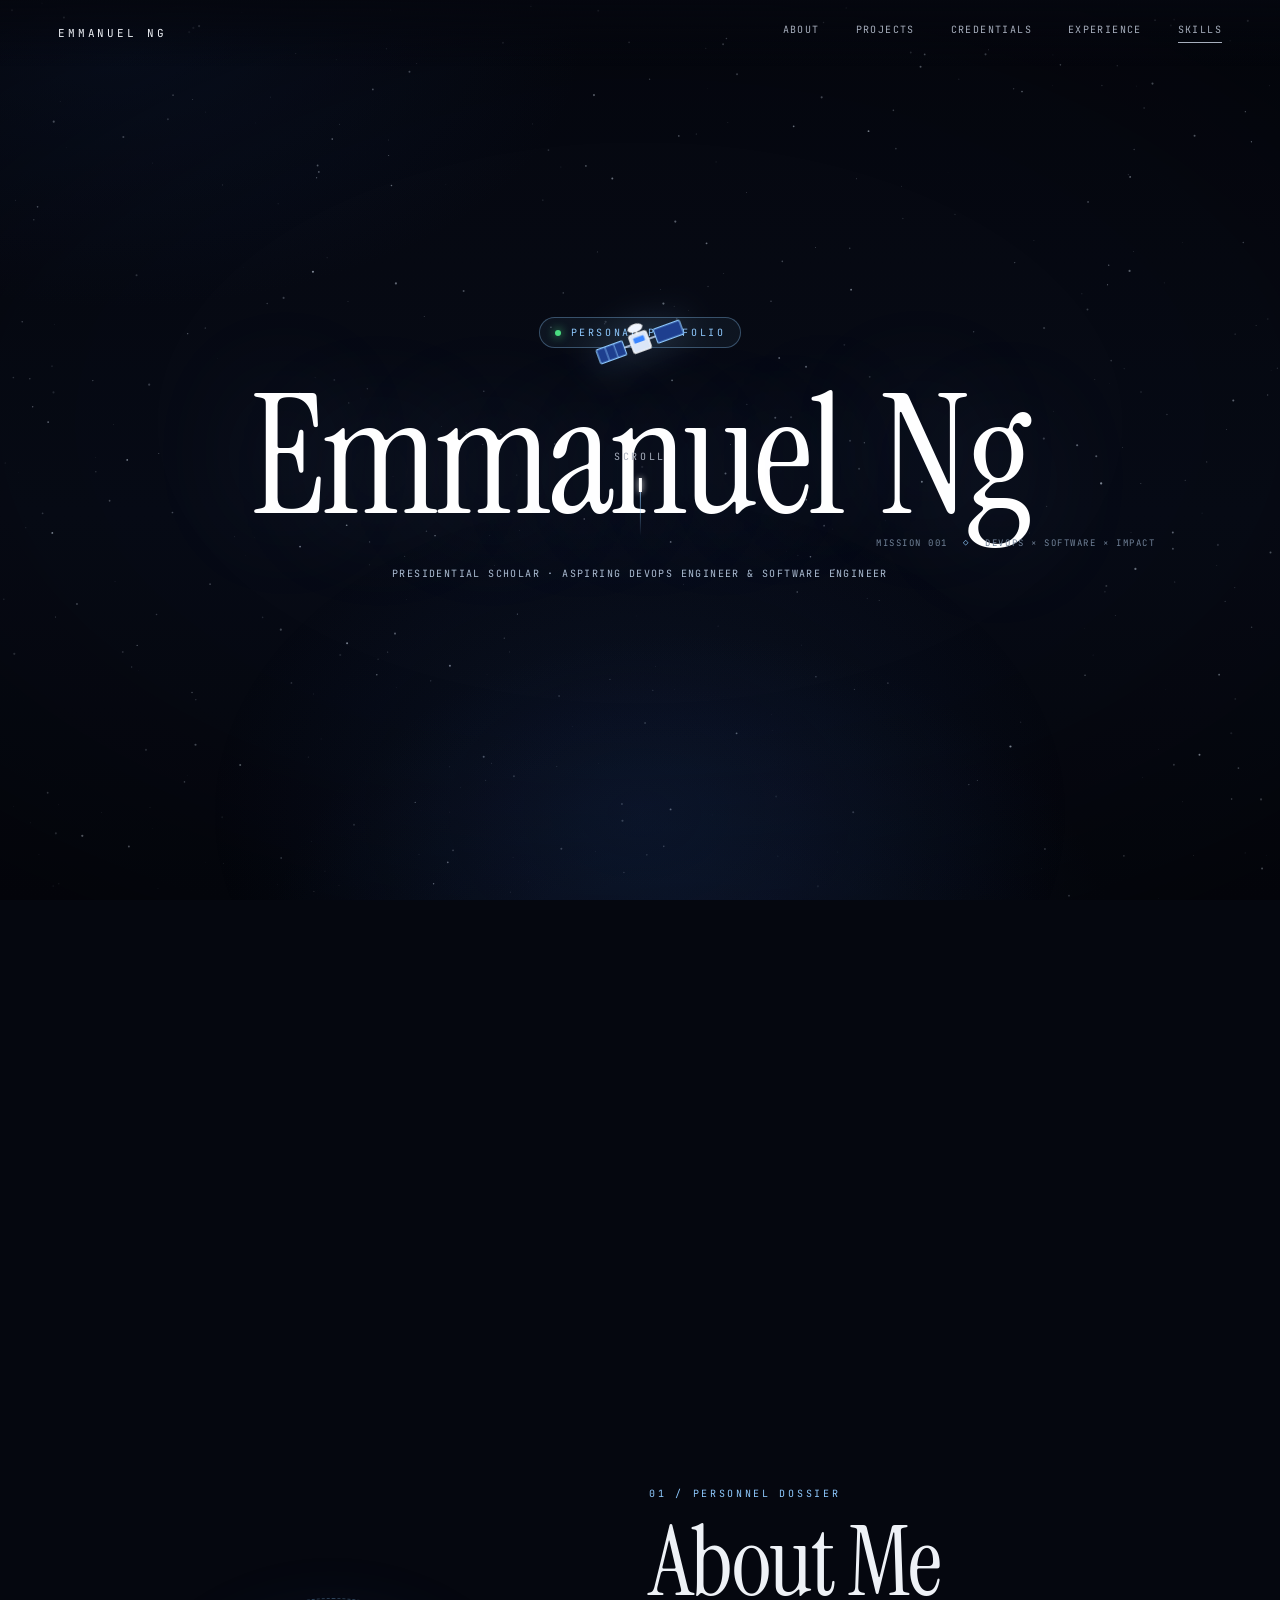
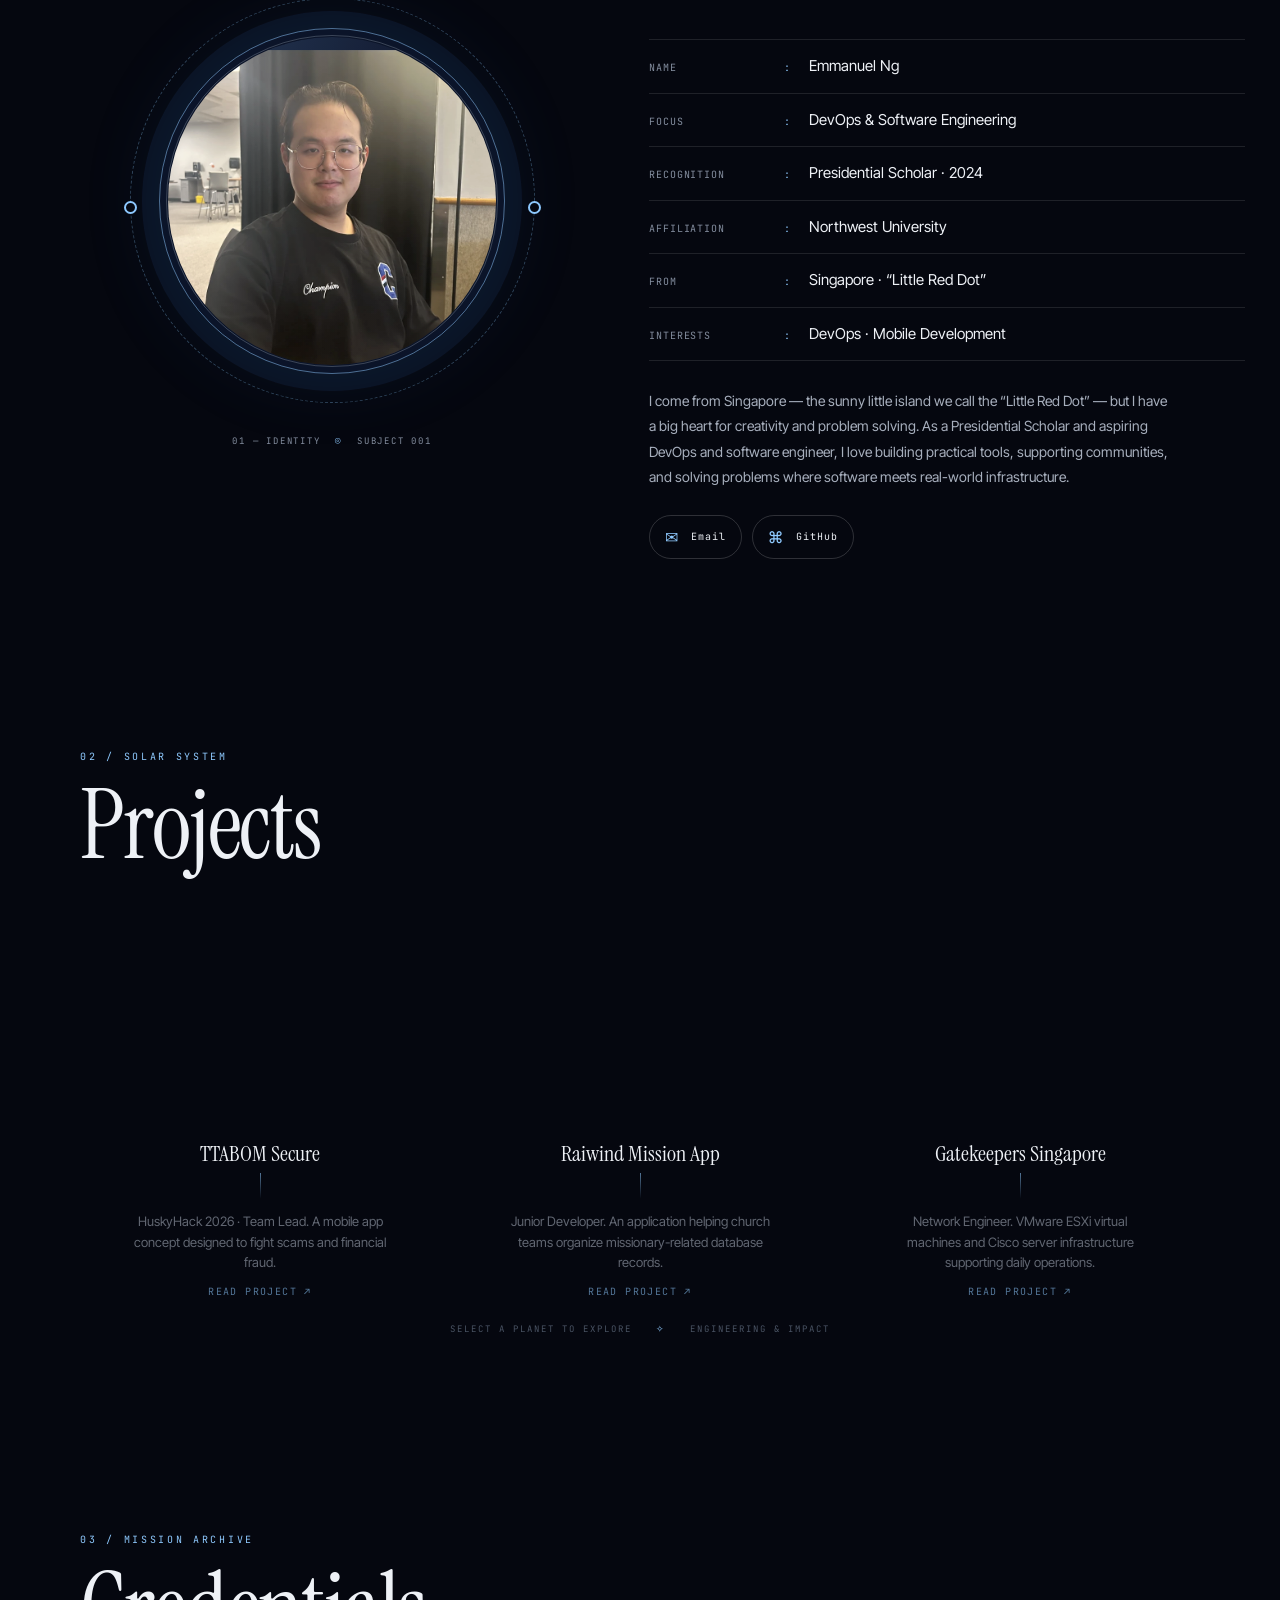
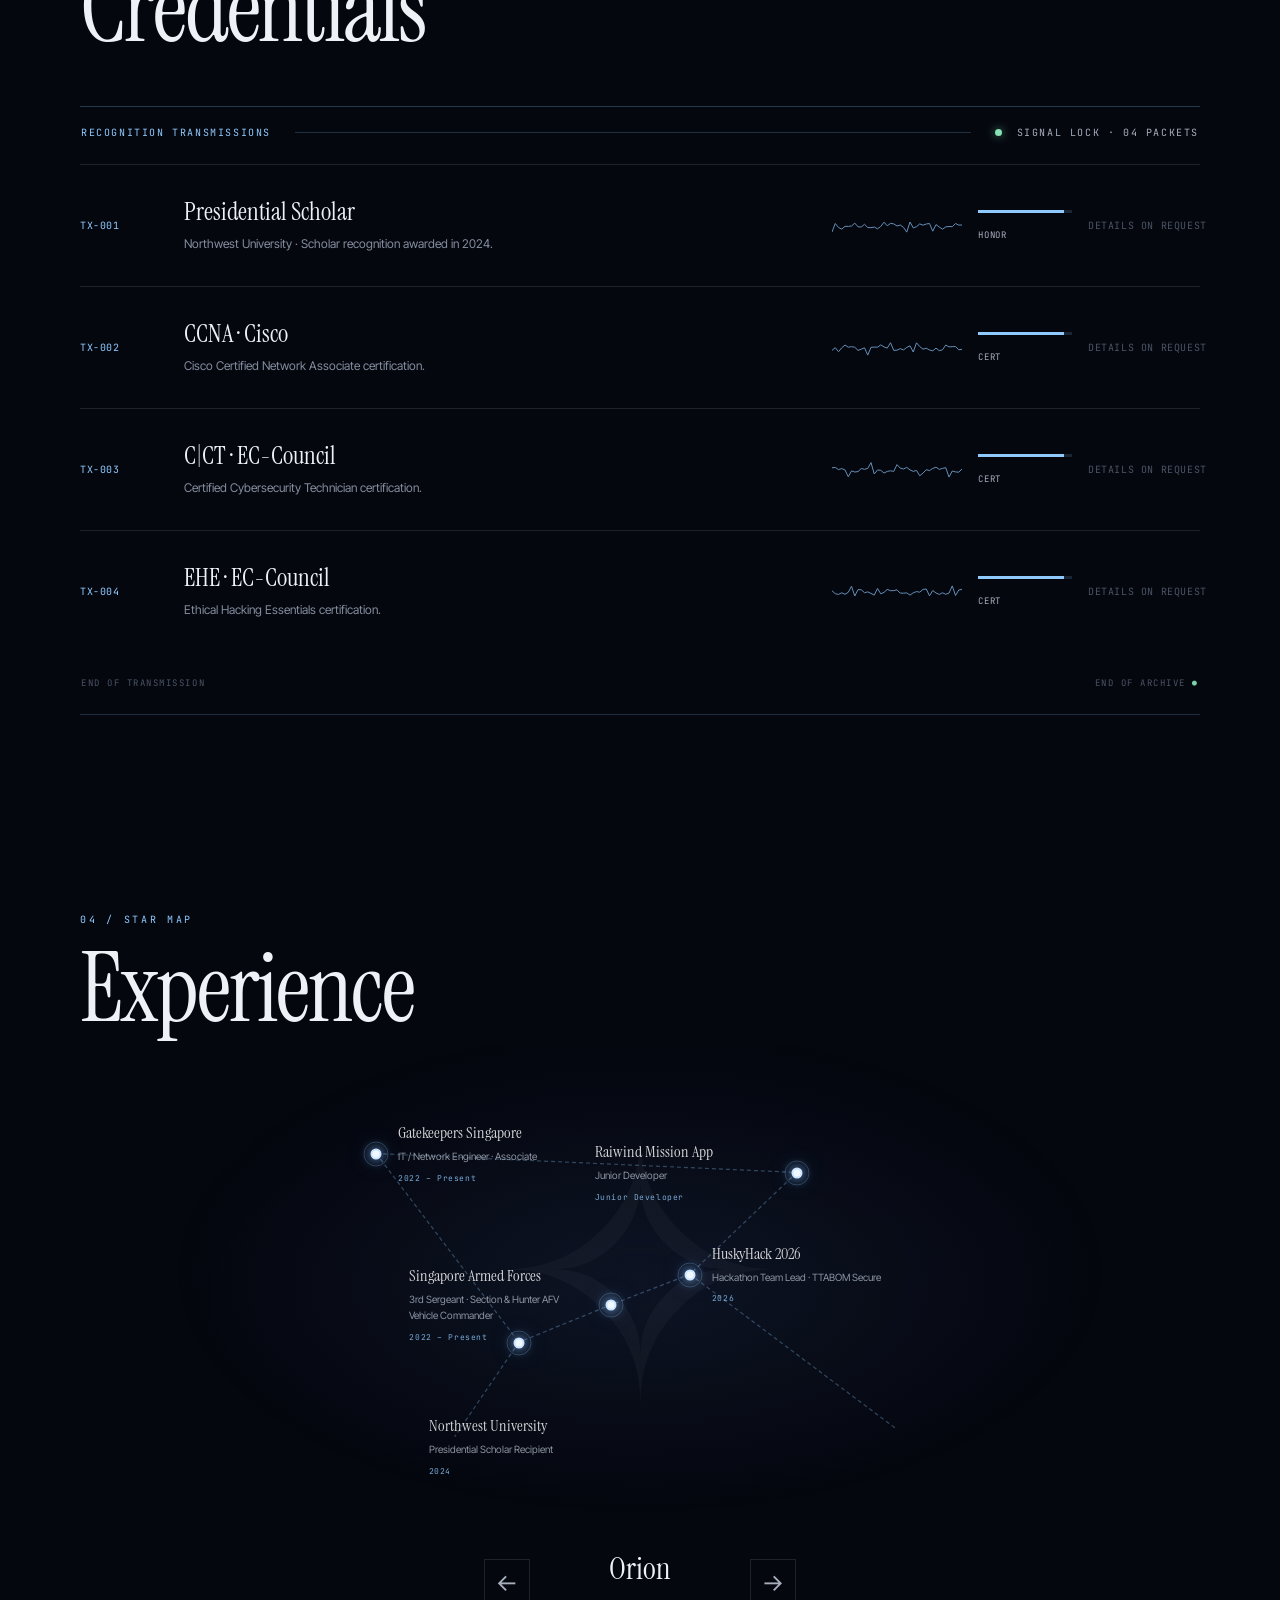
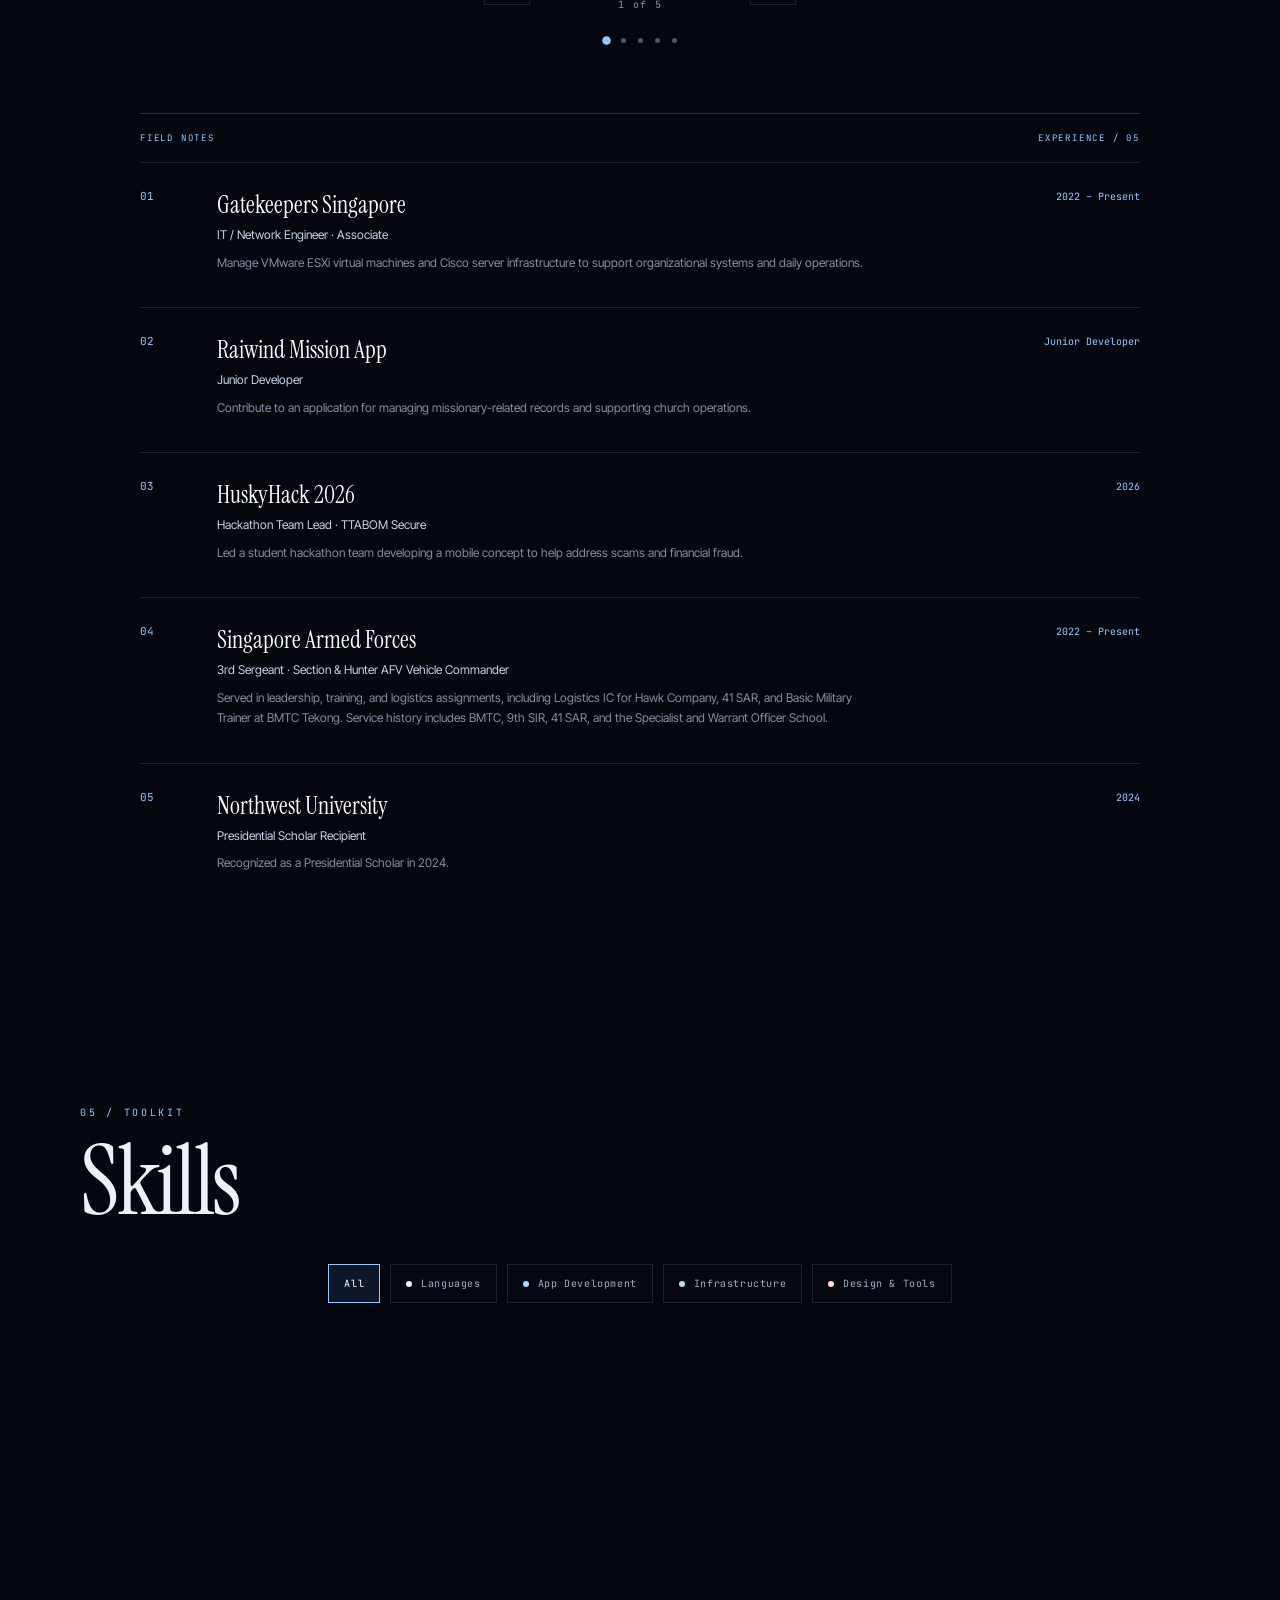
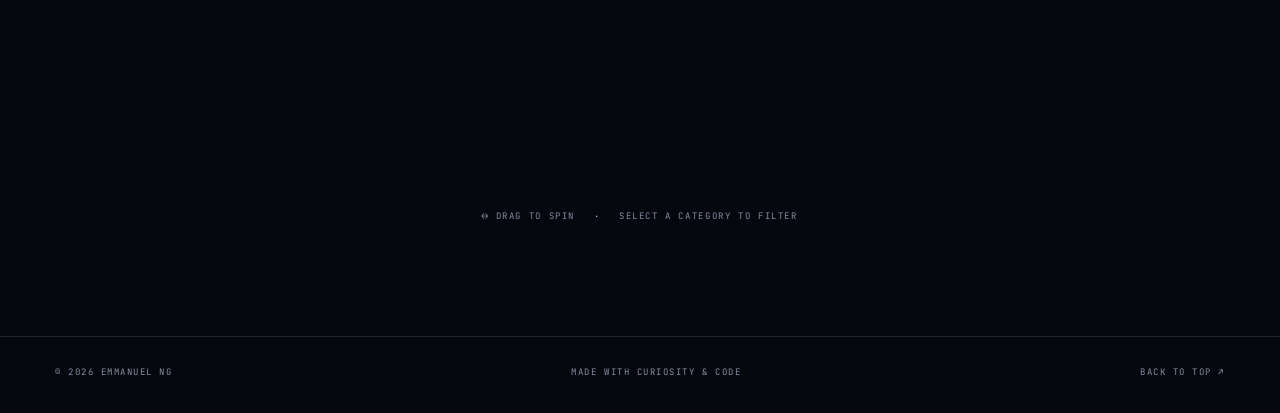
<file: index.html>
<!doctype html>
<html lang="en">
<head>
  <meta charset="UTF-8">
  <meta name="viewport" content="width=device-width, initial-scale=1.0">
  <meta name="theme-color" content="#05070f">
  <meta name="description" content="Emmanuel Ng — Presidential Scholar, aspiring DevOps engineer and software engineer. Projects in app development, security, and IT infrastructure.">
  <title>Emmanuel Ng — Portfolio</title>
  <link rel="preconnect" href="https://fonts.googleapis.com">
  <link rel="preconnect" href="https://fonts.gstatic.com" crossorigin>
  <link href="https://fonts.googleapis.com/css2?family=Instrument+Serif:ital@0;1&family=Inter+Tight:wght@300;400;500;600&family=JetBrains+Mono:wght@300;400;500&display=swap" rel="stylesheet">
  <link rel="stylesheet" href="styles.css">
  <script src="data.js" defer></script>
  <script src="app.js" defer></script>
</head>
<body>
  <a class="skip-link" href="#about">Skip to content</a>
  <canvas id="sky" aria-hidden="true"></canvas>
  <div class="ambient" aria-hidden="true"></div>
  <div class="vignette" aria-hidden="true"></div>
  <div class="loading-screen" id="loader" aria-hidden="true">
    <div class="launch-scene"><div class="launch-aura"></div><div class="launch-rocket"><svg viewBox="0 0 80 200" width="80" height="200" aria-hidden="true" xmlns="http://www.w3.org/2000/svg"><path d="M40 7C12 32 19 103 20 155h40c1-52 8-123-20-148z" fill="#eaf0f8" stroke="#8fcaff" stroke-width="2"/><path d="M40 7v148h20c1-52 8-123-20-148z" fill="#abbcd3" opacity=".7"/><circle cx="40" cy="69" r="14" fill="#28558c" stroke="#b9e7ff" stroke-width="3"/><path d="M20 116L7 157l13-9M60 116l13 41-13-9" fill="#548fc8" stroke="#91c8f8" stroke-width="2"/><path d="M28 155l-7 17h38l-7-17" fill="#9fb8d2"/><path d="M32 172q8 43 16 0z" fill="#9fd8ff"/></svg><div class="launch-flame"></div></div><div class="launch-horizon"></div></div>
    <div class="loading-center"><span id="loader-name">EMMANUEL NG</span><div class="loading-line"><b id="loader-fill"></b></div><div class="loading-stats"><span id="loader-status">SYSTEMS CHECK</span><span id="loader-pct">00</span></div></div>
  </div>
  <div class="cursor-dot" id="cursor-dot" aria-hidden="true"></div>
  <div class="cursor-reticle" id="reticle" aria-hidden="true"><i></i><i></i><i></i><i></i></div>
  <div class="scroll-track"><i id="scroll-fill"></i></div>
  <header class="header">
    <nav class="navigation" aria-label="Main navigation">
      <a class="logo" href="#top" id="nav-name">EMMANUEL NG</a>
      <button class="menu-toggle" id="menu-toggle" aria-label="Open navigation" aria-expanded="false">☰</button>
      <ul class="nav-links" id="nav-links">
        <li><a href="#about">About</a></li><li><a href="#projects">Projects</a></li><li><a href="#reports">Credentials</a></li><li><a href="#experience">Experience</a></li><li><a href="#skills">Skills</a></li>
      </ul>
    </nav>
  </header>
  <main id="top">
    <section class="hero-pin" id="home" aria-label="Introduction">
      <div class="hero-sticky">
        <div class="hero-backlight" aria-hidden="true"></div>
        <div class="hero-inner" id="hero-inner">
          <div class="hero-label"><i></i><span>Personal portfolio</span></div>
          <div class="hero-name-wrap" id="name-wrap">
            <h1 class="hero-name" id="hero-name">Emmanuel Ng</h1>
            <div class="satellite-orbit" aria-hidden="true"><div class="satellite">
              <svg width="92" height="56" viewBox="0 0 100 60" fill="none" xmlns="http://www.w3.org/2000/svg"><rect x="2" y="22" width="30" height="16" rx="1.5" fill="#1e3f8f" stroke="#8fcaff" stroke-width="1.2"/><path d="M12 22v16M22 22v16M78 22v16M88 22v16" stroke="#8fcaff" stroke-width="0.8"/><rect x="68" y="22" width="30" height="16" rx="1.5" fill="#1e3f8f" stroke="#8fcaff" stroke-width="1.2"/><path d="M32 30h8M60 30h8" stroke="#cddffa" stroke-width="1.6"/><rect x="40" y="20" width="20" height="20" rx="2.5" fill="#dbe6f7" stroke="white" stroke-width="1.2"/><rect x="44" y="24" width="12" height="6" rx="1" fill="#3b86ff"/><ellipse cx="50" cy="14" rx="8" ry="4" fill="#eef4ff" stroke="white"/><path d="M50 18v3" stroke="white" stroke-width="1.4"/></svg>
            </div></div>
        </div>
        <a class="scroll-prompt" href="#about">Scroll <span class="prompt-line"></span></a>
        <p class="hero-tagline" id="hero-tagline">Presidential Scholar · Aspiring DevOps Engineer &amp; Software Engineer</p>
        <div class="hero-coordinates" aria-hidden="true">MISSION 001 <span>◇</span> DEVOPS × SOFTWARE × IMPACT</div>
      </div>
    </section>

    <section class="section about" id="about">
      <div class="about-grid">
        <div class="portrait-block reveal">
          <div class="porthole-outer"><span class="porthole-ring"></span><div class="porthole-image"><img id="profile-image" src="assets/emmanuel-profile.webp" alt="Portrait of Emmanuel Ng"><div class="scanline"></div></div><div class="porthole-sheen"></div></div>
          <div class="portrait-index">01 — IDENTITY <span>◎</span> SUBJECT 001</div>
        </div>
        <div class="about-copy">
          <div class="micro-label reveal">01 / PERSONNEL DOSSIER</div>
          <h2 class="section-title reveal">About Me</h2>
          <div class="profile-record reveal" id="profile-record"></div>
          <div class="about-summary reveal" id="about-summary"></div>
          <div class="socials reveal"><a id="email-link" href="mailto:hello@example.com" aria-label="Email">✉ <span>Email</span></a><a id="github-link" href="https://github.com/" target="_blank" rel="noopener" aria-label="GitHub">⌘ <span>GitHub</span></a><a id="linkedin-link" href="#" target="_blank" rel="noopener" aria-label="LinkedIn">in <span>LinkedIn</span></a></div>
        </div>
      </div>
    </section>

    <section class="section projects" id="projects">
      <div class="micro-label reveal">02 / SOLAR SYSTEM</div>
      <h2 class="section-title reveal">Projects</h2>
      <div class="planet-system" id="planet-system"></div>
      <div class="section-aside">SELECT A PLANET TO EXPLORE <span>✧</span> ENGINEERING &amp; IMPACT</div>
    </section>

    <section class="section reports" id="reports">
      <div class="micro-label reveal">03 / MISSION ARCHIVE</div>
      <h2 class="section-title reveal">Credentials</h2>
      <div class="downlink reveal">
        <div class="downlink-header"><span>RECOGNITION TRANSMISSIONS</span><i></i><span class="signal"><b></b> SIGNAL LOCK · <span id="packet-count">04</span> PACKETS</span></div>
        <div id="reports-list"></div>
        <div class="downlink-footer"><span>END OF TRANSMISSION</span><span>END OF ARCHIVE <b>●</b></span></div>
      </div>
    </section>

    <section class="section experience" id="experience">
      <div class="micro-label reveal">04 / STAR MAP</div>
      <h2 class="section-title reveal">Experience</h2>
      <div class="constellation-wrap reveal">
        <div id="constellation-stage" class="constellation-stage" tabindex="0" aria-label="Interactive experience constellation. Use left or right arrows to change the arrangement.">
          <div class="constellation-figure" aria-hidden="true">✧</div>
          <svg class="constellation-lines" id="constellation-svg" preserveAspectRatio="none" aria-hidden="true"></svg>
          <div id="constellation-stars"></div>
        </div>
        <div class="constellation-controls"><button id="prev-const" aria-label="Previous constellation">←</button><div class="const-center"><p id="constellation-name">Orion</p><span id="constellation-number">1 of 5</span></div><button id="next-const" aria-label="Next constellation">→</button></div>
        <div class="constellation-dots" id="constellation-dots"></div>
      </div>
      <div class="mission-log reveal" id="mission-log" aria-label="Experience summary"></div>
    </section>

    <section class="section skills" id="skills">
      <div class="micro-label reveal">05 / TOOLKIT</div>
      <h2 class="section-title reveal">Skills</h2>
      <div class="skills-filters reveal" id="skills-filters"></div>
      <div class="skills-stage" id="skills-stage" aria-label="Interactive rotating skill cloud"><div class="skills-sphere" id="skills-sphere"></div></div>
      <p class="drag-hint">↔ DRAG TO SPIN <span>·</span> SELECT A CATEGORY TO FILTER</p>
    </section>
  </main>
  <footer class="footer"><span>© <span id="year"></span> <span id="footer-name">EMMANUEL NG</span></span><span>MADE WITH CURIOSITY &amp; CODE</span><a href="#top">BACK TO TOP ↗</a></footer>
</body>
</html>
</file>
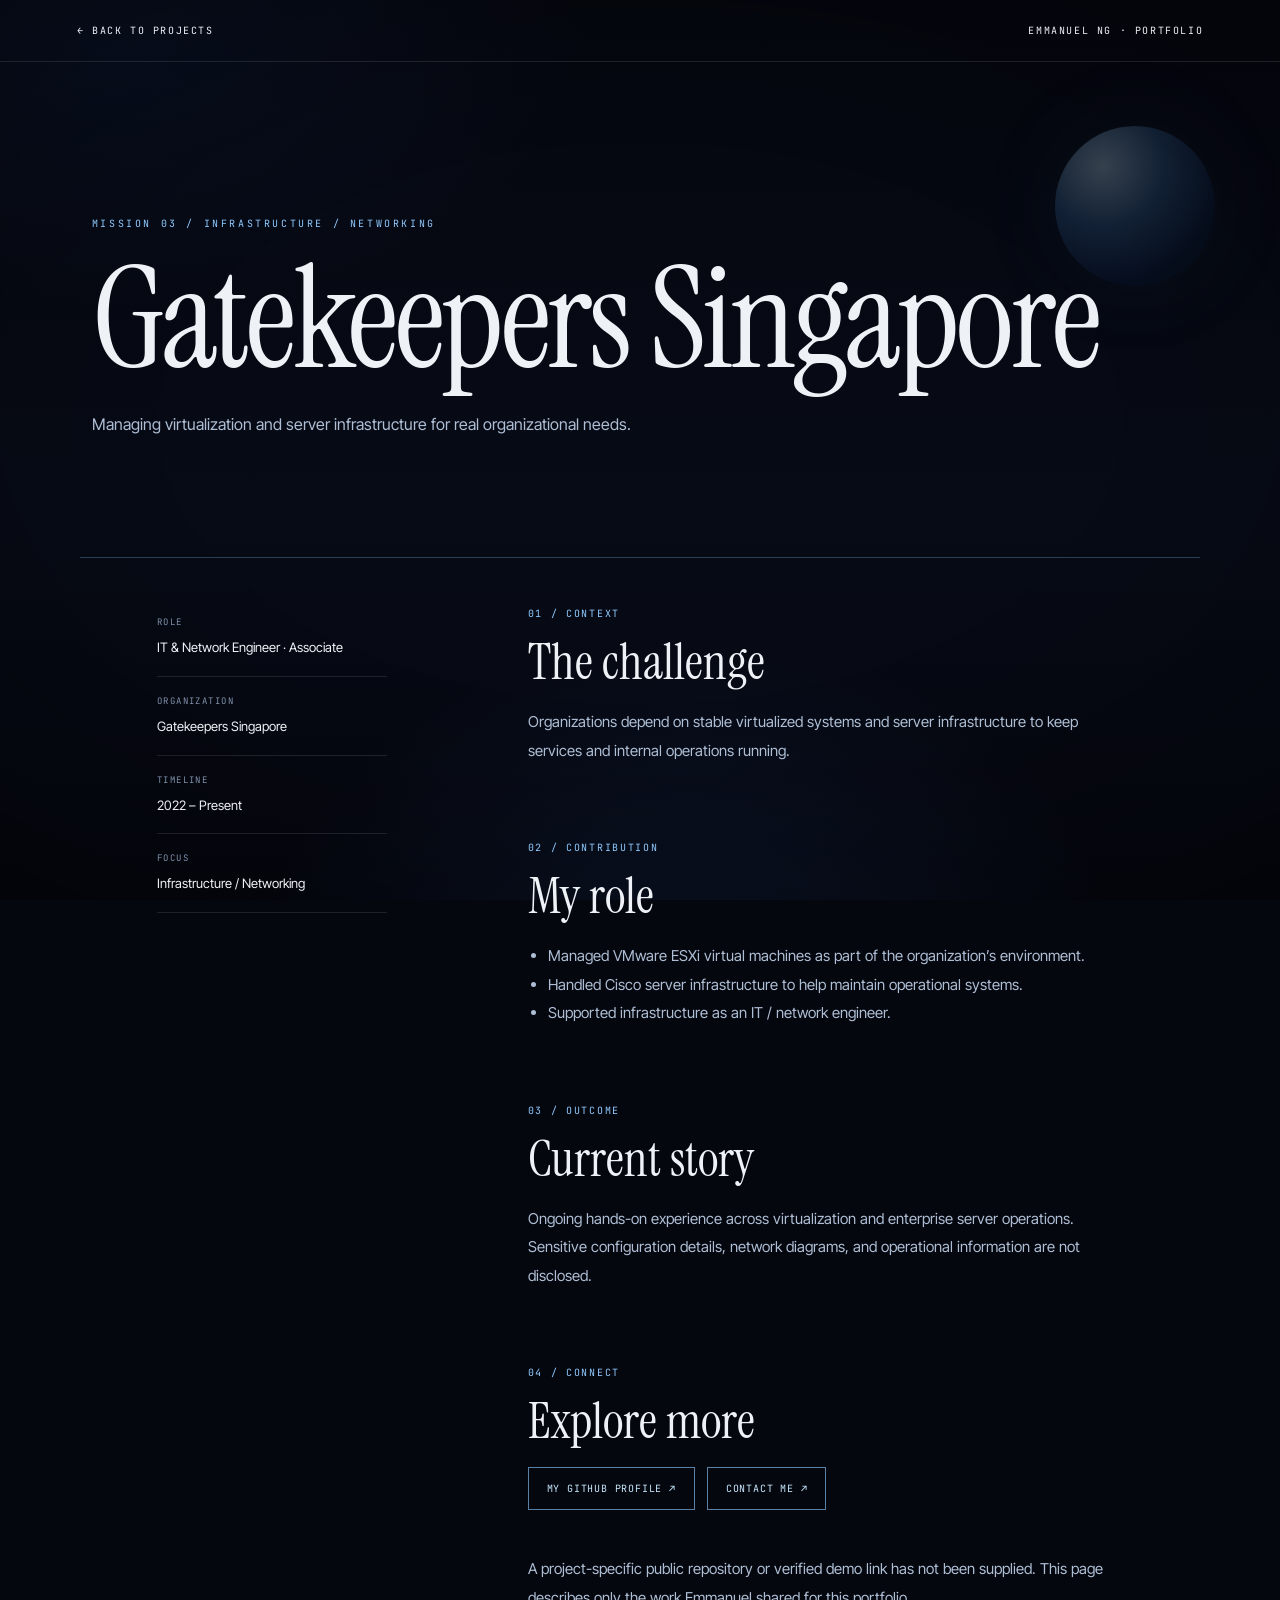
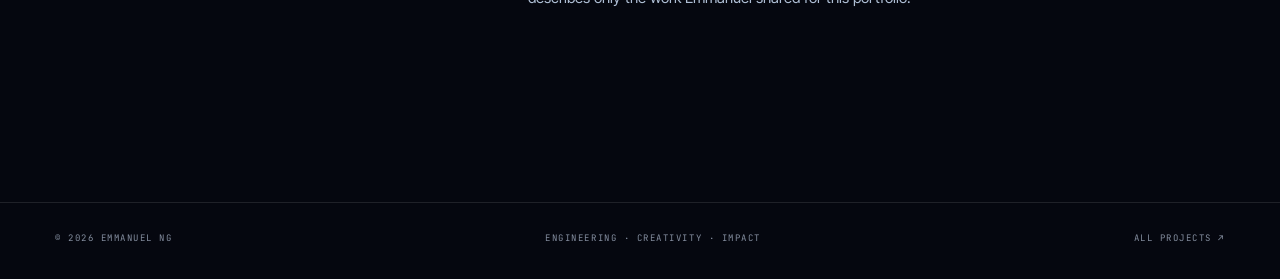
<file: projects/gatekeepers-singapore.html>
<!doctype html><html lang="en"><head><meta charset="UTF-8"><meta name="viewport" content="width=device-width,initial-scale=1"><meta name="theme-color" content="#05070f"><meta name="description" content="Managing virtualization and server infrastructure for real organizational needs."><title>Gatekeepers Singapore — Emmanuel Ng</title><link rel="preconnect" href="https://fonts.googleapis.com"><link rel="preconnect" href="https://fonts.gstatic.com" crossorigin><link href="https://fonts.googleapis.com/css2?family=Instrument+Serif:ital@0;1&family=Inter+Tight:wght@300;400;500;600&family=JetBrains+Mono:wght@300;400;500&display=swap" rel="stylesheet"><link rel="stylesheet" href="../styles.css"><link rel="stylesheet" href="../case-study.css"></head>
<body class="case-body"><a class="skip-link" href="#content">Skip to content</a><div class="ambient" aria-hidden="true"></div><div class="vignette" aria-hidden="true"></div><header class="case-header"><a href="../index.html#projects">← Back to projects</a><a href="../index.html">Emmanuel Ng · Portfolio</a></header><main id="content"><section class="case-hero"><div class="case-orb" aria-hidden="true"></div><div class="case-eyebrow">MISSION 03 / Infrastructure / Networking</div><h1 class="case-h1">Gatekeepers Singapore</h1><p class="case-intro">Managing virtualization and server infrastructure for real organizational needs.</p></section><div class="case-content"><aside class="case-meta"><div><dt>Role</dt><dd>IT &amp; Network Engineer · Associate</dd></div><div><dt>Organization</dt><dd>Gatekeepers Singapore</dd></div><div><dt>Timeline</dt><dd>2022 – Present</dd></div><div><dt>Focus</dt><dd>Infrastructure / Networking</dd></div></aside><div class="case-story"><section class="case-block"><span class="case-num">01 / CONTEXT</span><h2>The challenge</h2><p>Organizations depend on stable virtualized systems and server infrastructure to keep services and internal operations running.</p></section><section class="case-block"><span class="case-num">02 / CONTRIBUTION</span><h2>My role</h2><ul><li>Managed VMware ESXi virtual machines as part of the organization’s environment.</li><li>Handled Cisco server infrastructure to help maintain operational systems.</li><li>Supported infrastructure as an IT / network engineer.</li></ul></section><section class="case-block"><span class="case-num">03 / OUTCOME</span><h2>Current story</h2><p>Ongoing hands-on experience across virtualization and enterprise server operations. Sensitive configuration details, network diagrams, and operational information are not disclosed.</p></section><section class="case-block"><span class="case-num">04 / CONNECT</span><h2>Explore more</h2><div class="case-links"><a class="case-link" href="https://github.com/HezekiahSiglaper" target="_blank" rel="noopener noreferrer">My GitHub profile ↗</a><a class="case-link" href="mailto:Emmanuel.ng24@northwestu.edu">Contact me ↗</a></div><p class="case-disclaimer">A project-specific public repository or verified demo link has not been supplied. This page describes only the work Emmanuel shared for this portfolio.</p></section></div></div></main><footer class="footer"><span>© <span id="year">2026</span> Emmanuel Ng</span><span>Engineering · Creativity · Impact</span><a href="../index.html#projects">ALL PROJECTS ↗</a></footer><script>document.getElementById('year').textContent=new Date().getFullYear();</script></body></html>
</file>
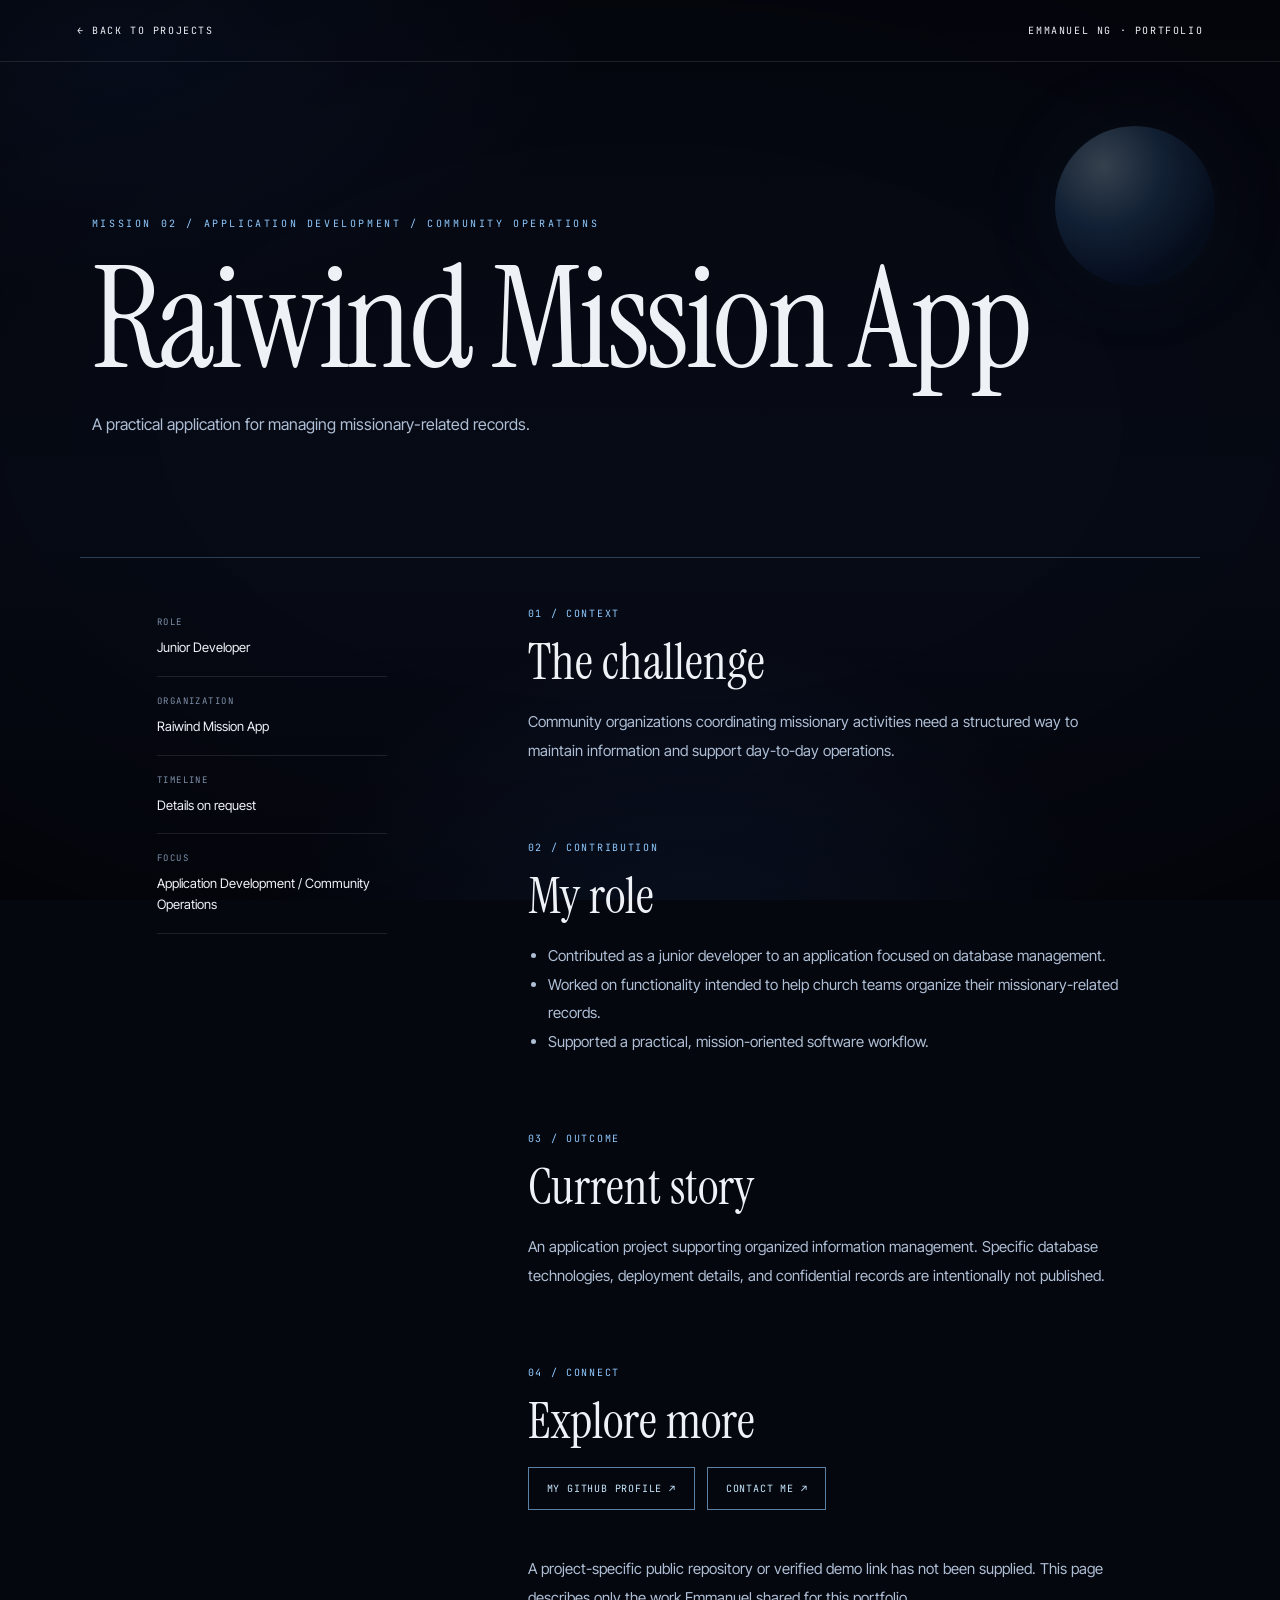
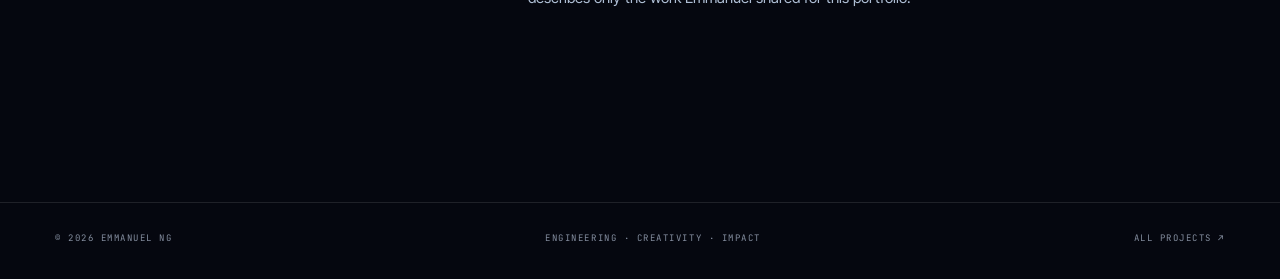
<file: projects/raiwind-mission.html>
<!doctype html><html lang="en"><head><meta charset="UTF-8"><meta name="viewport" content="width=device-width,initial-scale=1"><meta name="theme-color" content="#05070f"><meta name="description" content="A practical application for managing missionary-related records."><title>Raiwind Mission App — Emmanuel Ng</title><link rel="preconnect" href="https://fonts.googleapis.com"><link rel="preconnect" href="https://fonts.gstatic.com" crossorigin><link href="https://fonts.googleapis.com/css2?family=Instrument+Serif:ital@0;1&family=Inter+Tight:wght@300;400;500;600&family=JetBrains+Mono:wght@300;400;500&display=swap" rel="stylesheet"><link rel="stylesheet" href="../styles.css"><link rel="stylesheet" href="../case-study.css"></head>
<body class="case-body"><a class="skip-link" href="#content">Skip to content</a><div class="ambient" aria-hidden="true"></div><div class="vignette" aria-hidden="true"></div><header class="case-header"><a href="../index.html#projects">← Back to projects</a><a href="../index.html">Emmanuel Ng · Portfolio</a></header><main id="content"><section class="case-hero"><div class="case-orb" aria-hidden="true"></div><div class="case-eyebrow">MISSION 02 / Application Development / Community Operations</div><h1 class="case-h1">Raiwind Mission App</h1><p class="case-intro">A practical application for managing missionary-related records.</p></section><div class="case-content"><aside class="case-meta"><div><dt>Role</dt><dd>Junior Developer</dd></div><div><dt>Organization</dt><dd>Raiwind Mission App</dd></div><div><dt>Timeline</dt><dd>Details on request</dd></div><div><dt>Focus</dt><dd>Application Development / Community Operations</dd></div></aside><div class="case-story"><section class="case-block"><span class="case-num">01 / CONTEXT</span><h2>The challenge</h2><p>Community organizations coordinating missionary activities need a structured way to maintain information and support day-to-day operations.</p></section><section class="case-block"><span class="case-num">02 / CONTRIBUTION</span><h2>My role</h2><ul><li>Contributed as a junior developer to an application focused on database management.</li><li>Worked on functionality intended to help church teams organize their missionary-related records.</li><li>Supported a practical, mission-oriented software workflow.</li></ul></section><section class="case-block"><span class="case-num">03 / OUTCOME</span><h2>Current story</h2><p>An application project supporting organized information management. Specific database technologies, deployment details, and confidential records are intentionally not published.</p></section><section class="case-block"><span class="case-num">04 / CONNECT</span><h2>Explore more</h2><div class="case-links"><a class="case-link" href="https://github.com/HezekiahSiglaper" target="_blank" rel="noopener noreferrer">My GitHub profile ↗</a><a class="case-link" href="mailto:Emmanuel.ng24@northwestu.edu">Contact me ↗</a></div><p class="case-disclaimer">A project-specific public repository or verified demo link has not been supplied. This page describes only the work Emmanuel shared for this portfolio.</p></section></div></div></main><footer class="footer"><span>© <span id="year">2026</span> Emmanuel Ng</span><span>Engineering · Creativity · Impact</span><a href="../index.html#projects">ALL PROJECTS ↗</a></footer><script>document.getElementById('year').textContent=new Date().getFullYear();</script></body></html>
</file>
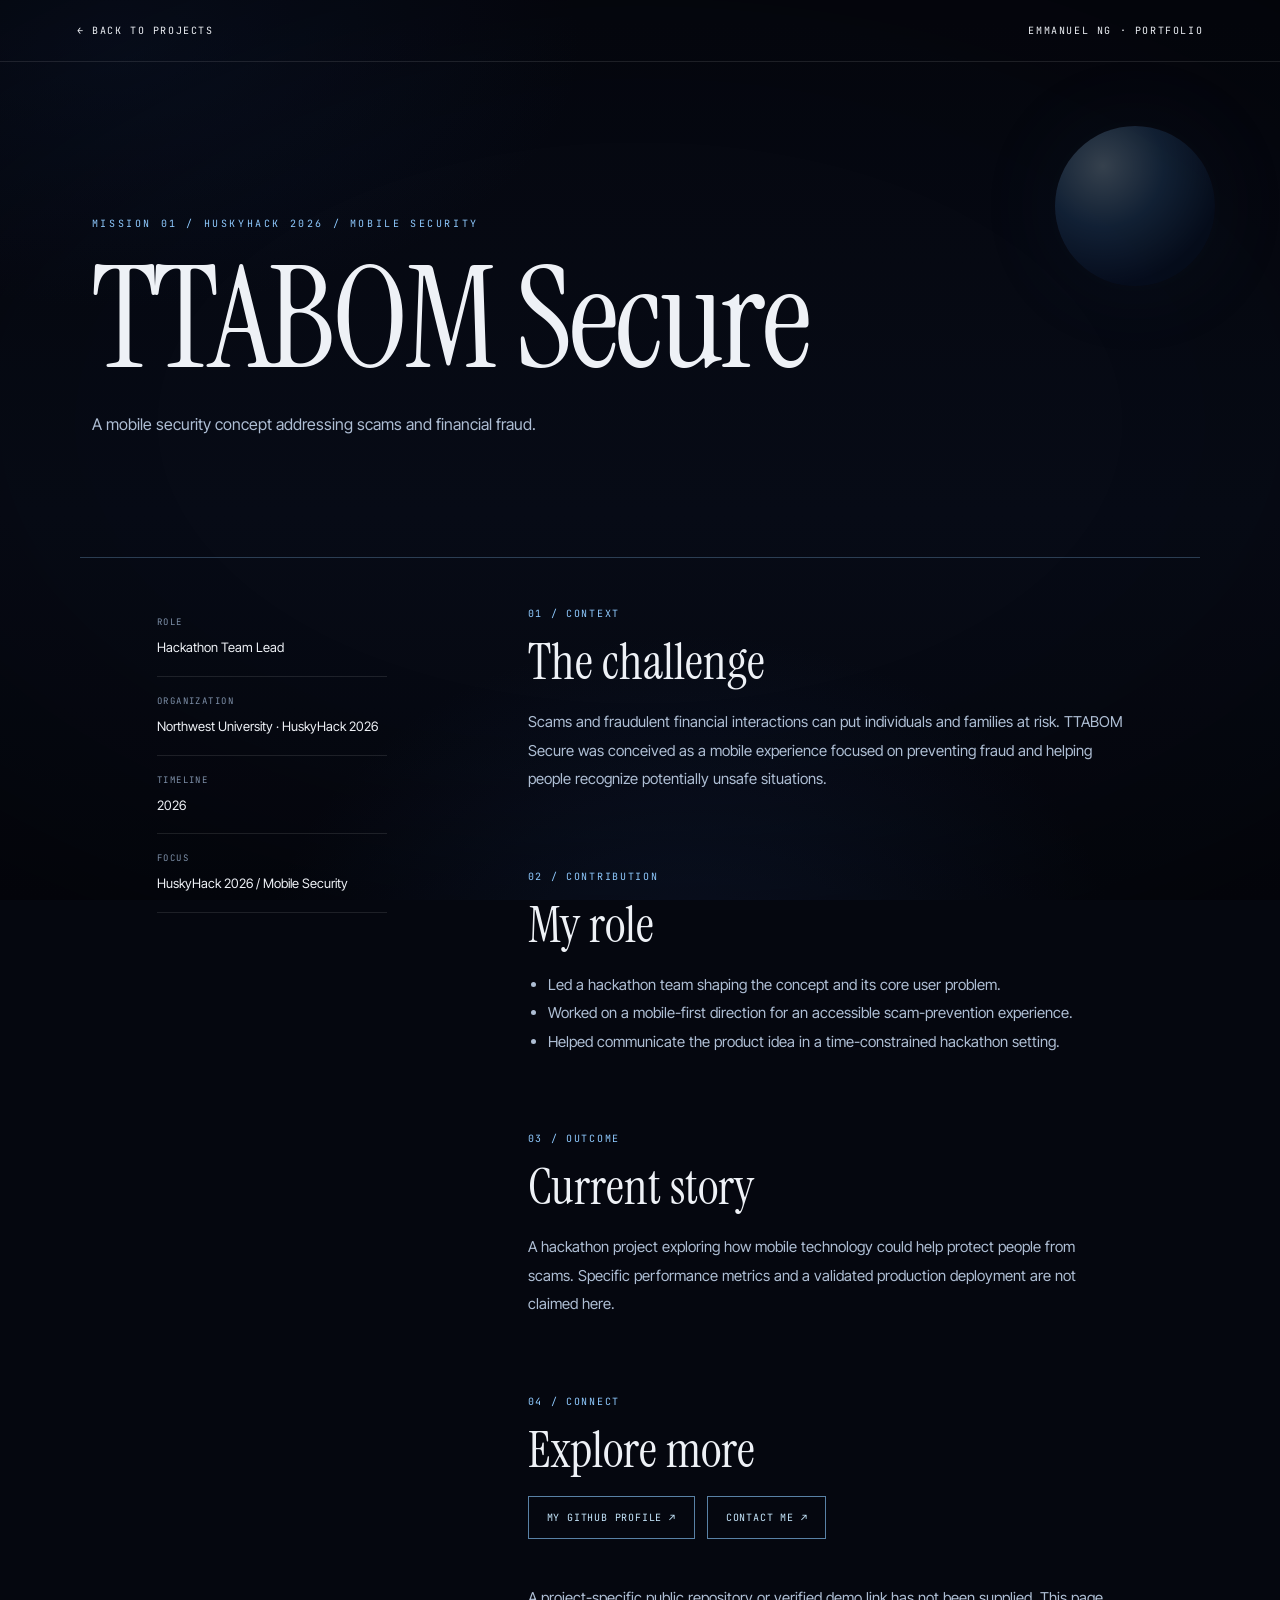
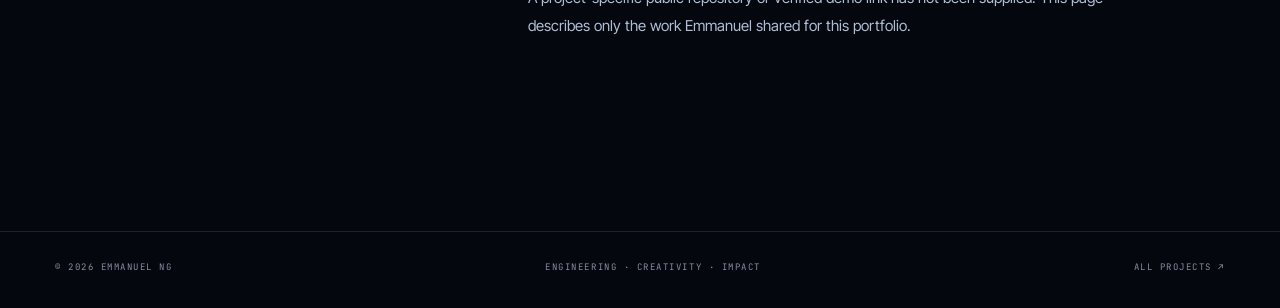
<file: projects/ttabom-secure.html>
<!doctype html><html lang="en"><head><meta charset="UTF-8"><meta name="viewport" content="width=device-width,initial-scale=1"><meta name="theme-color" content="#05070f"><meta name="description" content="A mobile security concept addressing scams and financial fraud."><title>TTABOM Secure — Emmanuel Ng</title><link rel="preconnect" href="https://fonts.googleapis.com"><link rel="preconnect" href="https://fonts.gstatic.com" crossorigin><link href="https://fonts.googleapis.com/css2?family=Instrument+Serif:ital@0;1&family=Inter+Tight:wght@300;400;500;600&family=JetBrains+Mono:wght@300;400;500&display=swap" rel="stylesheet"><link rel="stylesheet" href="../styles.css"><link rel="stylesheet" href="../case-study.css"></head>
<body class="case-body"><a class="skip-link" href="#content">Skip to content</a><div class="ambient" aria-hidden="true"></div><div class="vignette" aria-hidden="true"></div><header class="case-header"><a href="../index.html#projects">← Back to projects</a><a href="../index.html">Emmanuel Ng · Portfolio</a></header><main id="content"><section class="case-hero"><div class="case-orb" aria-hidden="true"></div><div class="case-eyebrow">MISSION 01 / HuskyHack 2026 / Mobile Security</div><h1 class="case-h1">TTABOM Secure</h1><p class="case-intro">A mobile security concept addressing scams and financial fraud.</p></section><div class="case-content"><aside class="case-meta"><div><dt>Role</dt><dd>Hackathon Team Lead</dd></div><div><dt>Organization</dt><dd>Northwest University · HuskyHack 2026</dd></div><div><dt>Timeline</dt><dd>2026</dd></div><div><dt>Focus</dt><dd>HuskyHack 2026 / Mobile Security</dd></div></aside><div class="case-story"><section class="case-block"><span class="case-num">01 / CONTEXT</span><h2>The challenge</h2><p>Scams and fraudulent financial interactions can put individuals and families at risk. TTABOM Secure was conceived as a mobile experience focused on preventing fraud and helping people recognize potentially unsafe situations.</p></section><section class="case-block"><span class="case-num">02 / CONTRIBUTION</span><h2>My role</h2><ul><li>Led a hackathon team shaping the concept and its core user problem.</li><li>Worked on a mobile-first direction for an accessible scam-prevention experience.</li><li>Helped communicate the product idea in a time-constrained hackathon setting.</li></ul></section><section class="case-block"><span class="case-num">03 / OUTCOME</span><h2>Current story</h2><p>A hackathon project exploring how mobile technology could help protect people from scams. Specific performance metrics and a validated production deployment are not claimed here.</p></section><section class="case-block"><span class="case-num">04 / CONNECT</span><h2>Explore more</h2><div class="case-links"><a class="case-link" href="https://github.com/HezekiahSiglaper" target="_blank" rel="noopener noreferrer">My GitHub profile ↗</a><a class="case-link" href="mailto:Emmanuel.ng24@northwestu.edu">Contact me ↗</a></div><p class="case-disclaimer">A project-specific public repository or verified demo link has not been supplied. This page describes only the work Emmanuel shared for this portfolio.</p></section></div></div></main><footer class="footer"><span>© <span id="year">2026</span> Emmanuel Ng</span><span>Engineering · Creativity · Impact</span><a href="../index.html#projects">ALL PROJECTS ↗</a></footer><script>document.getElementById('year').textContent=new Date().getFullYear();</script></body></html>
</file>
<file: styles.css>
:root{--bg:#05070f;--deep:#080d1c;--fg:#eef1f6;--white:#fff;--soft:#a7afbd;--faint:#848e9f;--low:#4a5464;--accent:#8fcaff;--blue:#3b86ff;--line:rgba(255,255,255,.105);--display:'Instrument Serif',Georgia,serif;--body:'Inter Tight',Arial,sans-serif;--mono:'JetBrains Mono',monospace;--ease:cubic-bezier(.16,1,.3,1)}
*,*::before,*::after{box-sizing:border-box}html{scroll-behavior:smooth;scroll-padding-top:85px}body{margin:0;background:var(--bg);color:var(--fg);font-family:var(--body);font-weight:400;overflow-x:clip;-webkit-font-smoothing:antialiased}button,a{touch-action:manipulation}button{font:inherit;cursor:pointer}a{color:inherit;text-decoration:none}::selection{color:#fff;background:var(--blue)}:focus-visible{outline:2px solid var(--accent);outline-offset:5px}.skip-link{position:fixed;left:20px;top:15px;transform:translateY(-160%);padding:12px 16px;background:var(--accent);color:#030913;z-index:9999}.skip-link:focus{transform:none}
#sky{position:fixed;inset:0;z-index:-2;width:100%;height:100%;pointer-events:none}.ambient{position:fixed;inset:0;z-index:-3;background:radial-gradient(ellipse 47% 55% at 54% 110%,rgba(31,60,115,.26),transparent 72%),radial-gradient(ellipse 50% 40% at 9% 5%,rgba(21,45,91,.22),transparent 73%),linear-gradient(180deg,#05070f 2%,#070b16 57%,#05070f);pointer-events:none}.vignette{position:fixed;inset:0;z-index:-2;pointer-events:none;background:radial-gradient(ellipse 110% 91% at 50% 47%,transparent 34%,rgba(0,0,0,.53))}
.loading-screen{position:fixed;inset:0;background:rgba(5,7,15,.98);z-index:1000;display:grid;place-items:end center;padding:0 25px 9vh;transition:opacity .8s ease,visibility .8s}.loading-screen.done{opacity:0;visibility:hidden}.loading-center{width:min(560px,100%);text-align:center}.loading-center>span{display:block;font-family:var(--display);font-size:clamp(27px,4vw,45px);letter-spacing:-.01em;margin-bottom:25px}.loading-line{height:1px;background:rgba(255,255,255,.21);overflow:hidden}.loading-line b{display:block;height:1px;width:0;background:#fff;transition:width .12s linear}.loading-stats{display:flex;justify-content:space-between;margin-top:13px;font:10px var(--mono);letter-spacing:.22em;color:var(--soft)}
.scroll-track{position:fixed;inset:0 auto auto 0;height:2px;width:100%;z-index:401;pointer-events:none}.scroll-track i{display:block;width:0;height:100%;background:linear-gradient(90deg,var(--blue),white)}
.header{position:fixed;z-index:210;inset:0 0 auto;padding:23px clamp(20px,5vw,58px);background:linear-gradient(180deg,rgba(5,7,15,.91),rgba(5,7,15,0));}.navigation{display:flex;align-items:center;justify-content:space-between;gap:30px}.logo{font:400 11px var(--mono);letter-spacing:.26em;text-transform:uppercase;white-space:nowrap}.nav-links{display:flex;gap:clamp(16px,2.8vw,37px);align-items:center;list-style:none;margin:0;padding:0}.nav-links a{display:block;position:relative;padding-bottom:7px;font:400 10px var(--mono);letter-spacing:.14em;text-transform:uppercase;color:var(--soft);transition:color .25s}.nav-links a::after{content:'';height:1px;background:currentColor;position:absolute;bottom:0;left:0;width:100%;transform:scaleX(0);transform-origin:right;transition:transform .4s var(--ease)}.nav-links a:hover{color:white}.nav-links a:hover::after,.nav-links a.active::after{transform:scaleX(1);transform-origin:left}.menu-toggle{display:none;color:white;border:1px solid var(--line);background:rgba(12,18,34,.5);width:40px;height:36px}
.cursor-dot{position:fixed;z-index:900;width:5px;height:5px;border-radius:50%;top:0;left:0;background:#fff;box-shadow:0 0 9px 2px #8fcaff88;pointer-events:none;opacity:0;transform:translate(-50%,-50%)}.cursor-reticle{position:fixed;top:0;left:0;width:31px;height:31px;transform:translate(-50%,-50%);z-index:899;pointer-events:none;opacity:0;transition:width .25s,height .25s}.cursor-reticle i{position:absolute;width:9px;height:9px;border:1px solid var(--accent);filter:drop-shadow(0 0 4px #79bffc80)}.cursor-reticle i:nth-child(1){top:0;left:0;border-right:0;border-bottom:0}.cursor-reticle i:nth-child(2){top:0;right:0;border-left:0;border-bottom:0}.cursor-reticle i:nth-child(3){bottom:0;left:0;border-right:0;border-top:0}.cursor-reticle i:nth-child(4){bottom:0;right:0;border-left:0;border-top:0}.cursor-reticle.hover{width:48px;height:48px}.pointer-on .cursor-dot,.pointer-on .cursor-reticle{opacity:1}@media(pointer:fine){.pointer-on a,.pointer-on button{cursor:none}}
.hero-pin{height:155vh;position:relative}.hero-sticky{height:100vh;min-height:520px;position:sticky;top:0;display:flex;flex-direction:column;align-items:center;justify-content:center;text-align:center;padding:0 25px;perspective:1100px;overflow:clip}.hero-backlight{position:absolute;inset:auto 0 -30% 0;height:88%;background:radial-gradient(ellipse 42% 50% at 50% 55%,rgba(29,59,115,.18),transparent 80%);pointer-events:none}.hero-inner{position:relative;max-width:1120px;width:100%;transform:translate3d(0,calc(var(--hero-progress,0)*-65px),calc(var(--hero-progress,0)*340px));opacity:calc(1 - var(--hero-progress,0)*1.27);will-change:transform,opacity}.hero-label{display:inline-flex;align-items:center;gap:10px;border:1px solid rgba(143,202,255,.33);background:rgba(143,202,255,.06);border-radius:30px;padding:8px 15px;margin-bottom:31px;letter-spacing:.26em;font:400 10px var(--mono);text-transform:uppercase;color:var(--accent)}.hero-label i{background:#4ade80;width:6px;height:6px;border-radius:50%;box-shadow:0 0 10px #4ade80;animation:pulsedot 2s infinite}.hero-name-wrap{position:relative;width:100%}.hero-name{font:400 clamp(78px,13vw,180px)/.94 var(--display);letter-spacing:-.025em;margin:0;color:#fff;text-shadow:0 0 120px rgba(160,200,255,.21)}.hero-name .glyph{display:inline-block;opacity:0;filter:blur(4px);transform:translateY(30px);animation:glyphIn .82s var(--ease) forwards;animation-delay:var(--delay)}.hero-name .space{width:.23em}.satellite-orbit{position:absolute;width:95%;height:150%;top:-28%;left:2.5%;pointer-events:none;animation:satOrbit 22s linear infinite;z-index:3}.satellite{position:absolute;top:3%;left:50%;transform:translate(-50%,-50%) rotate(-20deg);filter:drop-shadow(0 0 17px rgba(143,202,255,.28))}.satellite svg{display:block}.scroll-prompt{position:absolute;bottom:47px;left:50%;transform:translateX(-50%);display:flex;flex-direction:column;align-items:center;gap:15px;text-transform:uppercase;color:var(--soft);font:10px var(--mono);letter-spacing:.27em}.prompt-line{display:block;width:1px;height:58px;background:linear-gradient(var(--accent),transparent);position:relative}.prompt-line::before{content:'';position:absolute;top:0;left:-1px;width:3px;height:14px;background:#fff;box-shadow:0 0 6px #fff;animation:scrollFlow 2.3s infinite}.hero-coordinates{position:absolute;right:4%;bottom:34px;color:#718298;font:9px var(--mono);letter-spacing:.17em}.hero-coordinates span{color:var(--accent);margin:0 9px}
.section{position:relative;max-width:1240px;padding:clamp(80px,11vh,135px) clamp(22px,5vw,60px);margin:auto}.micro-label{color:var(--accent);font:400 10px var(--mono);text-transform:uppercase;letter-spacing:.27em;margin-bottom:18px}.section-title{font:400 clamp(58px,7.5vw,99px)/.94 var(--display);letter-spacing:-.022em;margin:0 0 55px}.reveal{opacity:0;transform:translateY(33px);transition:opacity .95s var(--ease),transform 1.05s var(--ease)}.reveal.show{opacity:1;transform:none}
.about{padding-top:92px;padding-bottom:92px}.about-grid{display:grid;grid-template-columns:45% 55%;gap:min(6vw,65px);align-items:center}.portrait-block{min-width:0;display:flex;flex-direction:column;align-items:center;justify-content:center;gap:32px;padding:0 20px}.porthole-outer{width:min(100%,405px);aspect-ratio:1;position:relative;display:grid;place-items:center}.porthole-ring{position:absolute;inset:0;border-radius:50%;border:1px dashed rgba(143,202,255,.31);animation:ringSpin 90s linear infinite}.porthole-ring::before,.porthole-ring::after{content:'';position:absolute;top:50%;width:13px;height:13px;border-radius:50%;border:2px solid var(--accent);background:var(--bg)}.porthole-ring::before{left:-7px}.porthole-ring::after{right:-7px}.porthole-image{position:relative;overflow:hidden;width:85%;aspect-ratio:1;border-radius:50%;border:8px solid #0b1429;outline:1px solid rgba(143,202,255,.5);background:#121b32;box-shadow:0 0 0 18px rgba(20,37,69,.38),0 0 85px rgba(61,125,198,.12);isolation:isolate}.porthole-image img{display:block;width:100%;height:100%;object-fit:cover;filter:saturate(.92) contrast(1.04) brightness(1.03)}.porthole-image::after{content:'';position:absolute;inset:0;border-radius:50%;background:linear-gradient(115deg,rgba(117,174,233,.21),transparent 53%,rgba(3,8,16,.44));mix-blend-mode:screen;pointer-events:none}.scanline{position:absolute;z-index:2;left:0;right:0;top:-10%;height:2px;background:linear-gradient(90deg,transparent,#aee6ff88,transparent);box-shadow:0 0 20px 6px #8fcaff10;animation:scanner 8s ease-in-out infinite}.porthole-sheen{position:absolute;top:9%;left:9%;right:9%;bottom:9%;border-radius:50%;border:1px solid rgba(233,247,255,.22);pointer-events:none}.portrait-index{font:9px var(--mono);letter-spacing:.2em;color:var(--faint)}.portrait-index span{margin:0 8px;color:var(--accent)}.about-copy{padding-right:20px}.about-copy .section-title{margin-bottom:31px}.profile-record{border-top:1px solid var(--line)}.record-row{display:grid;grid-template-columns:125px 15px 1fr;column-gap:10px;align-items:baseline;padding:15px 0;border-bottom:1px solid var(--line)}.record-key,.record-sep{color:var(--faint);font:10px var(--mono);letter-spacing:.09em;text-transform:uppercase}.record-sep{color:var(--accent)}.record-value{font:15px/1.5 var(--body);color:var(--fg)}.about-summary{color:var(--soft);font:14px/1.8 var(--body);max-width:520px;margin:27px 0 17px}.socials{display:flex;flex-wrap:wrap;gap:10px;margin-top:26px}.socials a{border:1px solid rgba(255,255,255,.17);border-radius:50px;padding:11px 15px;display:inline-flex;align-items:center;gap:13px;color:var(--accent);font:500 16px var(--body);transition:background .2s,border .2s}.socials span{font:10px var(--mono);letter-spacing:.1em;color:var(--fg)}.socials a:hover{background:rgba(143,202,255,.1);border-color:var(--accent)}
.projects .section-title{margin-bottom:15px}.planet-system{display:grid;grid-template-columns:repeat(3,minmax(0,1fr));gap:16px 40px;align-items:start}.planet-card{min-height:365px;position:relative;padding:37px 5px 10px;display:flex;flex-direction:column;align-items:center;justify-content:flex-start;text-align:center;outline-offset:8px}.planet-holder{height:206px;width:100%;display:grid;place-items:center;position:relative;transform-style:preserve-3d}.planet-visual{width:var(--planet-size);aspect-ratio:1;position:relative;border-radius:50%;background:var(--planet-gradient);box-shadow:inset -21px -9px 31px rgba(0,0,0,.55),inset 8px 4px 15px rgba(255,255,255,.13),0 0 75px var(--glow);transition:transform .55s var(--ease),filter .55s;animation:planetFloat var(--float-duration,7s) ease-in-out infinite;filter:saturate(.85)}.planet-visual::before{content:'';position:absolute;inset:0;border-radius:50%;background:var(--texture);mix-blend-mode:screen;opacity:.5}.planet-visual::after{content:'';position:absolute;inset:0;border-radius:50%;background:radial-gradient(ellipse 65% 73% at 24% 21%,rgba(255,255,255,.12),transparent 63%)}.planet-visual .planet-ring{position:absolute;top:49%;left:-21%;width:142%;height:29%;border:4px solid rgba(173,211,247,.6);border-left-color:rgba(149,195,234,.33);border-bottom-color:rgba(213,235,255,.22);border-radius:50%;transform:rotate(-20deg);filter:drop-shadow(0 2px 2px #01030a);opacity:0}.planet-visual.ringed .planet-ring{opacity:1}.planet-holder::before{content:'';position:absolute;width:215px;height:215px;background:radial-gradient(circle,var(--glow),transparent 70%);opacity:.16;filter:blur(17px)}.planet-card:hover .planet-visual,.planet-card:focus-visible .planet-visual{transform:scale(1.09) rotate(4deg);filter:saturate(1.2)}.planet-title{font:400 22px/1.1 var(--display);margin:13px 0 0;position:relative}.planet-readout{position:relative;display:flex;flex-direction:column;align-items:center;width:100%;opacity:.57;transform:translateY(-5px);transition:opacity .32s,transform .32s}.planet-card:hover .planet-readout,.planet-card:focus-visible .planet-readout,.planet-card:focus-within .planet-readout{opacity:1;transform:none}.planet-drop{width:1px;height:26px;background:linear-gradient(var(--accent),transparent);margin:12px 0}.planet-desc{font:13px/1.55 var(--body);max-width:260px;color:var(--soft);margin:0}.planet-cta{font:10px var(--mono);letter-spacing:.14em;color:var(--accent);text-transform:uppercase;margin-top:13px}.planet-cta::after{content:' ↗'}.section-aside{margin-top:10px;color:var(--low);text-align:center;font:9px var(--mono);letter-spacing:.22em}.section-aside span{color:var(--accent);margin:0 17px}
.planet-teal{--planet-gradient:radial-gradient(circle at 27% 25%,#92c4a7,#4d8d81 31%,#144b4f 59%,#06202d 80%);--texture:repeating-linear-gradient(153deg,transparent 0 18px,#c0ead811 21px,transparent 24px);--glow:#21bea955}.planet-mars{--planet-gradient:radial-gradient(circle at 28% 22%,#f0d5b3,#bf805d 37%,#893f37 65%,#2f1627 84%);--texture:repeating-linear-gradient(172deg,transparent 0 17px,#ffdfc820 20px,transparent 25px);--glow:#f38b7566}.planet-neptune{--planet-gradient:radial-gradient(circle at 30% 22%,#a9efff,#388ab6 31%,#175b93 58%,#142349 83%);--texture:repeating-linear-gradient(174deg,transparent 0 12px,#c9f4ff1e 15px,transparent 24px);--glow:#4ba6ff66}.planet-moon{--planet-gradient:radial-gradient(circle at 28% 24%,#dee6ee,#888eab 38%,#49465e 71%,#131b2b 88%);--texture:radial-gradient(circle at 72% 30%,#242a3b60 0 7%,transparent 9%),radial-gradient(circle at 30% 65%,#242a3b60 0 11%,transparent 13%),radial-gradient(circle at 61% 78%,#242a3b60 0 7%,transparent 9%);--glow:#c4def74a}.planet-crimson{--planet-gradient:radial-gradient(circle at 28% 24%,#ffb1a9,#b94c67 30%,#6b264a 64%,#260f31 88%);--texture:repeating-linear-gradient(175deg,transparent 0 22px,#ffb3d21d 24px,transparent 27px);--glow:#d3428277}.planet-violet{--planet-gradient:radial-gradient(circle at 29% 23%,#f4d7ac,#987aa6 39%,#5d4a88 62%,#1e1746 88%);--texture:repeating-linear-gradient(163deg,transparent 0 25px,#e4b8ff1d 28px,transparent 34px);--glow:#a17bff6e}
.reports .section-title{margin-bottom:52px}.downlink{position:relative;border-top:1px solid rgba(143,202,255,.25);border-bottom:1px solid rgba(143,202,255,.2)}.downlink-header{display:flex;align-items:center;gap:24px;padding:19px 1px 25px;font:10px var(--mono);letter-spacing:.16em;text-transform:uppercase;color:var(--accent)}.downlink-header>i{flex:1;height:1px;background:rgba(143,202,255,.21)}.signal{color:var(--soft)}.signal b{display:inline-block;width:7px;height:7px;margin-right:7px;background:#86e1b4;border-radius:50%;box-shadow:0 0 10px #7ef5b89a;animation:pulsedot 2s infinite}.report-row{display:grid;grid-template-columns:88px minmax(0,1fr) 130px 94px 112px;gap:16px;align-items:center;border-top:1px solid var(--line);min-height:122px;padding:22px 0;transition:background .3s,padding .3s}.report-row:hover{background:rgba(143,202,255,.025);padding-left:8px;padding-right:8px}.report-id{font:10px var(--mono);letter-spacing:.05em;color:var(--accent)}.report-title{font:400 clamp(18px,2vw,25px)/1.15 var(--display);margin:0 0 8px}.report-description{font:12px/1.6 var(--body);color:var(--faint);margin:0}.wave{width:100%;height:22px;opacity:.7}.wave polyline{fill:none;stroke:var(--accent);stroke-width:1;vector-effect:non-scaling-stroke}.signal-meter{height:3px;background:rgba(143,202,255,.16);display:block;margin-bottom:9px}.signal-meter i{display:block;background:var(--accent);height:100%}.report-format{font:9px var(--mono);letter-spacing:.09em;color:var(--soft)}.report-action{font:10px var(--mono);color:var(--accent);letter-spacing:.06em;white-space:nowrap;text-align:right}.report-action.disabled{color:var(--low);cursor:default}.report-row:hover .report-action:not(.disabled){color:white}.downlink-footer{display:flex;justify-content:space-between;gap:20px;padding:25px 1px;color:var(--low);font:9px var(--mono);letter-spacing:.17em}.downlink-footer b{font-size:8px;color:#78d3ab}
.experience .section-title{margin-bottom:8px}.constellation-stage{position:relative;height:510px;width:100%;max-width:1080px;margin:0 auto;overflow:hidden;outline-offset:-6px;background:radial-gradient(ellipse 50% 55% at 50% 45%,rgba(41,69,125,.12),transparent 87%)}.constellation-stage::before{content:'';position:absolute;inset:10% 8%;border-radius:50%;background:radial-gradient(ellipse,rgba(95,142,211,.045),transparent 70%);pointer-events:none}.constellation-figure{position:absolute;top:12%;left:50%;transform:translateX(-50%);font:400 350px/1 var(--display);opacity:.03;pointer-events:none;color:white}.constellation-lines{position:absolute;inset:0;width:100%;height:100%;overflow:visible;pointer-events:none}.constellation-lines line{stroke:rgba(143,202,255,.31);stroke-width:1.2;stroke-dasharray:4 3;vector-effect:non-scaling-stroke;transition:x1 .8s,y1 .8s,x2 .8s,y2 .8s}.constellation-star{position:absolute;transform:translate(-50%,-50%);transition:left .85s var(--ease),top .85s var(--ease);z-index:2}.star-point{position:absolute;left:0;top:0;transform:translate(-50%,-50%);height:11px;width:11px;background:#eff9ff;border:2px solid #cee5ff;border-radius:50%;box-shadow:0 0 12px #7db9ff,0 0 25px #6da6ff5e;z-index:3}.star-point::after{content:'';position:absolute;inset:-9px;border:1px solid rgba(143,202,255,.24);border-radius:50%;transition:transform .25s,opacity .25s}.constellation-star.on .star-point::after,.constellation-star:hover .star-point::after{transform:scale(1.6);opacity:1}.star-info{display:block;position:absolute;left:20px;top:-28px;width:180px;max-width:calc(100vw - 60px);pointer-events:none;text-align:left;opacity:.83;transform:translateY(0);transition:opacity .25s,transform .25s}.constellation-star.edge-right .star-info{right:21px;left:auto;text-align:right}.constellation-star.edge-low .star-info{top:auto;bottom:24px}.star-info strong{display:block;font:400 16px/1.25 var(--display);color:white}.star-info em{display:block;font:10px/1.65 var(--body);color:var(--soft);font-style:normal;margin-top:5px}.star-info small{font:8px var(--mono);color:var(--accent);letter-spacing:.07em}.constellation-star:hover .star-info,.constellation-star.on .star-info{opacity:1;transform:translateY(-4px)}.constellation-controls{display:flex;align-items:center;justify-content:center;gap:35px;margin-top:0}.constellation-controls button{width:46px;height:46px;background:transparent;color:var(--soft);border:1px solid var(--line);font:24px var(--body);transition:background .2s,color .2s,border .2s}.constellation-controls button:hover{background:rgba(143,202,255,.06);color:white;border-color:var(--accent)}.const-center{text-align:center;min-width:150px}.const-center p{font:400 31px/1.1 var(--display);margin:0 0 6px}.const-center span{font:10px var(--mono);letter-spacing:.14em;color:var(--faint)}.constellation-dots{display:flex;justify-content:center;gap:12px;margin-top:26px}.constellation-dots button{width:5px;height:5px;background:#4f5668;border:0;border-radius:50%;padding:0;transition:background .3s,transform .3s}.constellation-dots button.selected{background:var(--accent);transform:scale(1.7)}
.skills .section-title{margin-bottom:37px}.skills-filters{display:flex;justify-content:center;gap:10px;flex-wrap:wrap}.skills-filters button{padding:12px 15px;background:rgba(8,14,27,.28);color:var(--soft);border:1px solid var(--line);font:10px var(--mono);letter-spacing:.06em;transition:background .3s,color .3s,border-color .3s}.skills-filters button:hover,.skills-filters button.active{color:#fff;border-color:var(--accent);background:rgba(54,99,161,.19)}.filter-dot{display:inline-block;width:6px;height:6px;border-radius:50%;margin-right:9px;background:var(--dot-color)}.skills-stage{position:relative;height:520px;max-width:920px;margin:0 auto;perspective:1000px;cursor:grab;user-select:none;touch-action:pan-y}.skills-stage:active{cursor:grabbing}.skills-sphere{position:relative;width:100%;height:100%;overflow:hidden;mask-image:radial-gradient(ellipse 50% 54% at 50% 50%,#000 53%,rgba(0,0,0,.68) 70%,transparent 100%)}.skill-tag{position:absolute;top:50%;left:50%;display:block;padding:7px 10px;border:1px solid rgba(143,202,255,.24);background:rgba(12,25,46,.29);color:var(--tag-color,#d6e9fc);white-space:nowrap;font:400 12px var(--mono);will-change:transform,opacity;transform-origin:center;backface-visibility:hidden;transition:border-color .2s,background .2s}.skill-tag:hover{border-color:var(--accent);background:rgba(30,73,120,.7)}.drag-hint{text-align:center;font:9px var(--mono);letter-spacing:.18em;color:var(--faint);margin:-13px auto 15px}.drag-hint span{margin:0 12px;color:var(--accent)}.footer{display:flex;align-items:center;justify-content:space-between;flex-wrap:wrap;gap:12px;border-top:1px solid var(--line);padding:29px clamp(24px,5vw,55px) 35px;font:9px var(--mono);text-transform:uppercase;letter-spacing:.17em;color:var(--faint)}.footer a:hover{color:var(--accent)}
@keyframes pulsedot{50%{opacity:.45;box-shadow:0 0 2px #4ade80}}@keyframes glyphIn{to{opacity:1;filter:blur(0);transform:none}}@keyframes satOrbit{0%{transform:rotate(0)}100%{transform:rotate(360deg)}}@keyframes scrollFlow{0%{top:0;opacity:0}40%{opacity:1}100%{top:45px;opacity:0}}@keyframes ringSpin{to{transform:rotate(360deg)}}@keyframes scanner{0%,100%{top:8%;opacity:0}22%{opacity:1}65%{top:94%;opacity:.7}}@keyframes planetFloat{0%,100%{translate:0 -3px}50%{translate:0 7px}}
@media(max-width:900px){.about-grid{grid-template-columns:1fr;gap:40px}.about-copy{padding:0}.portrait-block{max-width:500px;justify-self:center}.planet-system{gap:10px;grid-template-columns:repeat(2,minmax(0,1fr))}.report-row{grid-template-columns:72px 1fr 75px;gap:12px}.report-row .wave,.report-row .report-signal{display:none}.constellation-stage{height:460px}.star-info{width:145px}.hero-coordinates{display:none}}
@media(max-width:650px){.header{padding:16px 20px}.logo{font-size:10px}.menu-toggle{display:block}.nav-links{display:none;position:absolute;top:62px;right:15px;left:15px;border:1px solid var(--line);background:rgba(5,10,21,.97);backdrop-filter:blur(20px);padding:22px;flex-direction:column;align-items:stretch;gap:21px}.nav-links.open{display:flex}.nav-links a{font-size:12px}.hero-pin{height:128vh}.hero-sticky{min-height:500px}.hero-label{font-size:8px;letter-spacing:.16em;margin-bottom:32px}.hero-name{font-size:clamp(66px,15.5vw,110px)}.satellite-orbit{height:120%;top:-17%;}.satellite svg{width:55px}.scroll-prompt{bottom:25px}.prompt-line{height:35px}.section{padding:83px 20px}.section-title{font-size:clamp(56px,12vw,78px);margin-bottom:36px}.portrait-block{max-width:330px;padding:0 16px}.about-grid{gap:48px}.record-row{grid-template-columns:100px 10px 1fr;gap:6px;padding:13px 0}.record-key,.record-sep{font-size:9px}.record-value{font-size:13px}.planet-system{grid-template-columns:1fr 1fr;gap:10px 3px}.planet-card{min-height:315px;padding:27px 0 0}.planet-holder{height:153px}.planet-visual{width:min(var(--planet-size),35vw)}.planet-holder::before{width:150px;height:150px}.planet-title{font-size:18px}.planet-drop{height:14px;margin:8px 0}.planet-desc{font-size:11px;line-height:1.45}.planet-cta{font-size:9px}.section-aside{font-size:8px;margin-top:30px;line-height:2}.downlink-header{gap:9px;font-size:8px;letter-spacing:.04em}.report-row{grid-template-columns:57px 1fr;min-height:100px;padding:18px 0}.report-title{font-size:20px}.report-description{font-size:11px}.report-action{grid-column:2;text-align:left}.report-format{display:none}.downlink-footer{font-size:8px}.constellation-stage{height:410px}.constellation-star .star-info{width:114px;left:13px;top:-24px}.constellation-star.edge-right .star-info{left:auto;right:13px}.star-info strong{font-size:12px}.star-info em{font-size:8px}.star-info small{font-size:7px}.star-point{width:8px;height:8px}.constellation-figure{font-size:230px}.skills-filters{gap:6px}.skills-filters button{font-size:9px;padding:9px 10px}.skills-stage{height:420px}.skill-tag{font-size:9px;padding:5px 6px}.drag-hint{font-size:8px;letter-spacing:.1em}.footer{font-size:8px;padding:26px 20px;gap:16px}.footer>span:nth-child(2){display:none}}
@media(prefers-reduced-motion:reduce){*,*::before,*::after{animation:none!important;transition:none!important;scroll-behavior:auto!important}.reveal{opacity:1;transform:none}.hero-name .glyph{opacity:1;transform:none;filter:none}.satellite-orbit{animation:none}.skills-stage{touch-action:auto}}

/* Animated original launch illustration, shown only during the loading sequence. */
.launch-scene{position:absolute;inset:0;overflow:hidden;pointer-events:none}.launch-aura{position:absolute;left:0;right:0;bottom:-32%;height:85%;background:radial-gradient(ellipse 50% 40% at 50% 73%,rgba(62,104,183,.3),transparent 80%)}.launch-horizon{position:absolute;left:-8%;right:-8%;bottom:-35vh;height:45vh;border-radius:50% 50% 0 0;background:radial-gradient(ellipse at 50% 0,rgba(105,151,218,.29),rgba(26,51,96,.15) 30%,transparent 69%);border-top:1px solid rgba(143,202,255,.24);box-shadow:0 -13px 55px rgba(96,162,230,.17)}.launch-rocket{position:absolute;left:50%;top:25%;transform:translateX(-50%);filter:drop-shadow(0 0 30px rgba(103,166,240,.3));animation:liftoff 1.35s ease-in forwards}.launch-flame{position:absolute;left:50%;top:176px;width:17px;height:85px;transform:translateX(-50%);border-radius:50% 50% 47% 47%;background:linear-gradient(#fff,#b7dfff 25%,#338dff 67%,transparent);filter:blur(5px);animation:flame 0.19s ease-in-out infinite alternate}@keyframes liftoff{0%{transform:translate(-50%,16vh) scale(.82)}36%{transform:translate(-50%,7vh) scale(.93)}100%{transform:translate(-50%,-58vh) scale(1)}}@keyframes flame{from{height:45px;opacity:.7}to{height:107px;opacity:1}}@media(prefers-reduced-motion:reduce){.launch-rocket,.launch-flame{animation:none}}

/* Emmanuel Ng content refinements — retaining the reference-inspired visual direction */
.hero-tagline{position:relative;max-width:800px;margin:30px auto 0;color:#acbdd3;font:400 10px/1.8 var(--mono);letter-spacing:.14em;text-transform:uppercase;opacity:calc(1 - var(--hero-progress,0)*1.2);text-align:center;padding:0 10px}
.planet-system:has(.planet-card:nth-child(3):last-child){max-width:1120px;margin:auto;gap:20px}
.planet-card .planet-title{max-width:95%;text-wrap:balance}
.mission-log{max-width:1000px;margin:70px auto 0;border-top:1px solid rgba(143,202,255,.23)}
.mission-log-heading{display:flex;justify-content:space-between;padding:18px 0;font:9px var(--mono);letter-spacing:.2em;color:var(--accent)}
.mission-log-row{display:grid;grid-template-columns:55px minmax(0,1fr) 132px;gap:22px;border-top:1px solid var(--line);padding:26px 0}
.mission-log-no{color:var(--accent);font:11px var(--mono)}
.mission-log-row h3{font:400 24px var(--display);margin:0 0 6px;color:white}
.mission-log-row p{margin:0 0 8px;font:12px/1.55 var(--body);color:#c6d3e4}
.mission-log-row .mission-log-detail{font:12px/1.7 var(--body);color:var(--faint);max-width:670px;margin-top:6px}
.mission-log-row time{font:10px/1.6 var(--mono);color:var(--accent);text-align:right;white-space:nowrap}
@media(max-width:650px){.hero-tagline{font-size:8px;max-width:330px;margin-top:26px;line-height:1.9;letter-spacing:.1em}.mission-log{margin-top:42px}.mission-log-row{grid-template-columns:26px minmax(0,1fr);gap:12px;padding:21px 0}.mission-log-row h3{font-size:20px}.mission-log-row time{grid-column:2;text-align:left;font-size:9px}.mission-log-row .mission-log-detail{font-size:11px}}
</file>
<file: case-study.css>
.case-body{background:#05070f;color:#eef1f6;min-height:100vh}
.case-header{display:flex;align-items:center;justify-content:space-between;padding:24px clamp(22px,6vw,80px);border-bottom:1px solid rgba(255,255,255,.1);font:10px var(--mono);letter-spacing:.16em;text-transform:uppercase}
.case-header a:hover{color:#8fcaff}
.case-hero{position:relative;min-height:55vh;max-width:1250px;margin:auto;padding:clamp(90px,14vw,155px) clamp(22px,6vw,80px) 85px}
.case-eyebrow{font:10px var(--mono);letter-spacing:.26em;color:#8fcaff;text-transform:uppercase}
.case-h1{font:400 clamp(70px,11vw,142px)/.94 var(--display);letter-spacing:-.025em;max-width:1100px;margin:24px 0 24px;text-wrap:balance}
.case-intro{font:16px/1.8 var(--body);color:#aebed4;max-width:710px;margin:0}
.case-orb{position:absolute;right:4%;top:13%;width:160px;height:160px;border-radius:50%;background:radial-gradient(circle at 30% 25%,#c4e6ff,#396a9e 37%,#091b3a 74%);box-shadow:0 0 100px #5182ad44;opacity:.26;pointer-events:none}
.case-content{max-width:1120px;margin:0 auto 120px;padding:0 clamp(22px,6vw,80px);display:grid;grid-template-columns:230px 1fr;gap:11vw;border-top:1px solid rgba(143,202,255,.27)}
.case-meta{padding-top:40px}.case-meta div{border-bottom:1px solid rgba(255,255,255,.1);padding:18px 0}.case-meta dt{font:9px var(--mono);letter-spacing:.16em;text-transform:uppercase;color:#7f91aa}.case-meta dd{font:13px/1.6 var(--body);margin:9px 0 0}
.case-story{padding-top:43px}.case-block{margin-bottom:70px}.case-num{font:10px var(--mono);color:#8fcaff;letter-spacing:.17em}.case-block h2{font:400 clamp(35px,5vw,50px)/1.1 var(--display);margin:14px 0 18px}.case-block p,.case-block li{font:15px/1.9 var(--body);color:#aebed4}.case-block ul{padding-left:20px}
.case-links{display:flex;gap:12px;flex-wrap:wrap}.case-link{display:inline-flex;align-items:center;border:1px solid #5981a5;padding:14px 18px;color:#c8e9ff;font:10px var(--mono);letter-spacing:.08em;text-transform:uppercase}.case-link:hover{background:#173455}
.case-disclaimer{margin-top:45px;font:11px/1.7 var(--body);color:#728297}
@media(max-width:750px){.case-header{font-size:8px;gap:12px}.case-hero{min-height:auto;padding-top:80px}.case-content{grid-template-columns:1fr;gap:0}.case-meta{display:grid;grid-template-columns:1fr 1fr;gap:0 15px}.case-story{padding-top:55px}.case-h1{font-size:clamp(56px,14vw,88px)}}
</file>
